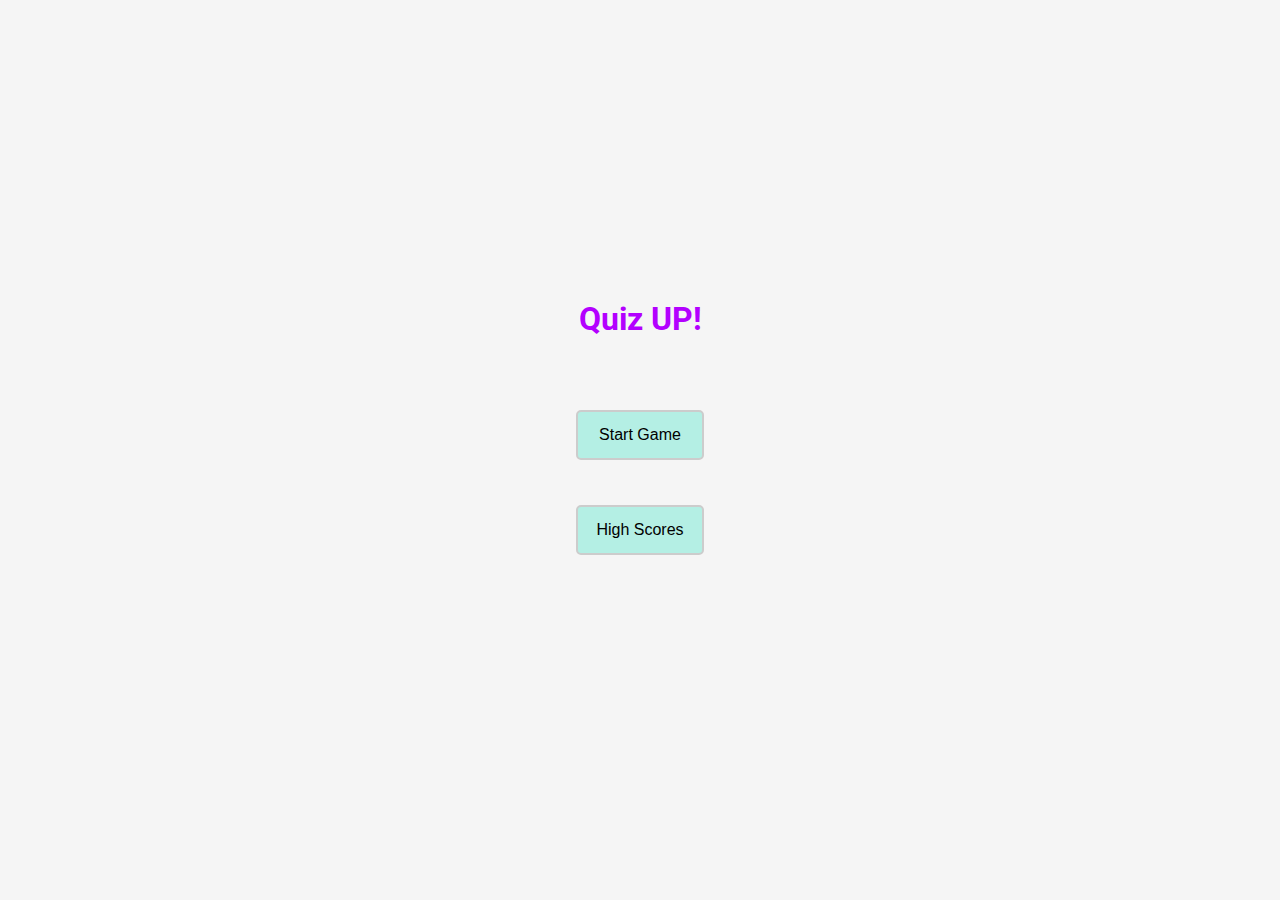
<file: index.html>
<!DOCTYPE html>
<html lang="en">
<head>
    <meta charset="UTF-8">
    <meta name="viewport" content="width=device-width, initial-scale=1.0">
    <title>Quiz-Up</title>
    <link rel="stylesheet" href="style.css">
</head>
<body>
    <div class="container">
        <div id="home" class="fCenter fColumn">
            <h1 style="margin-bottom: 8vh;">Quiz UP!</h1>
            <a href="/game.html" class="btn">Start Game</a>
            <a href="/highscores.html" class="btn">High Scores</a>
        </div>
    </div>
</body>
</html>
</file>
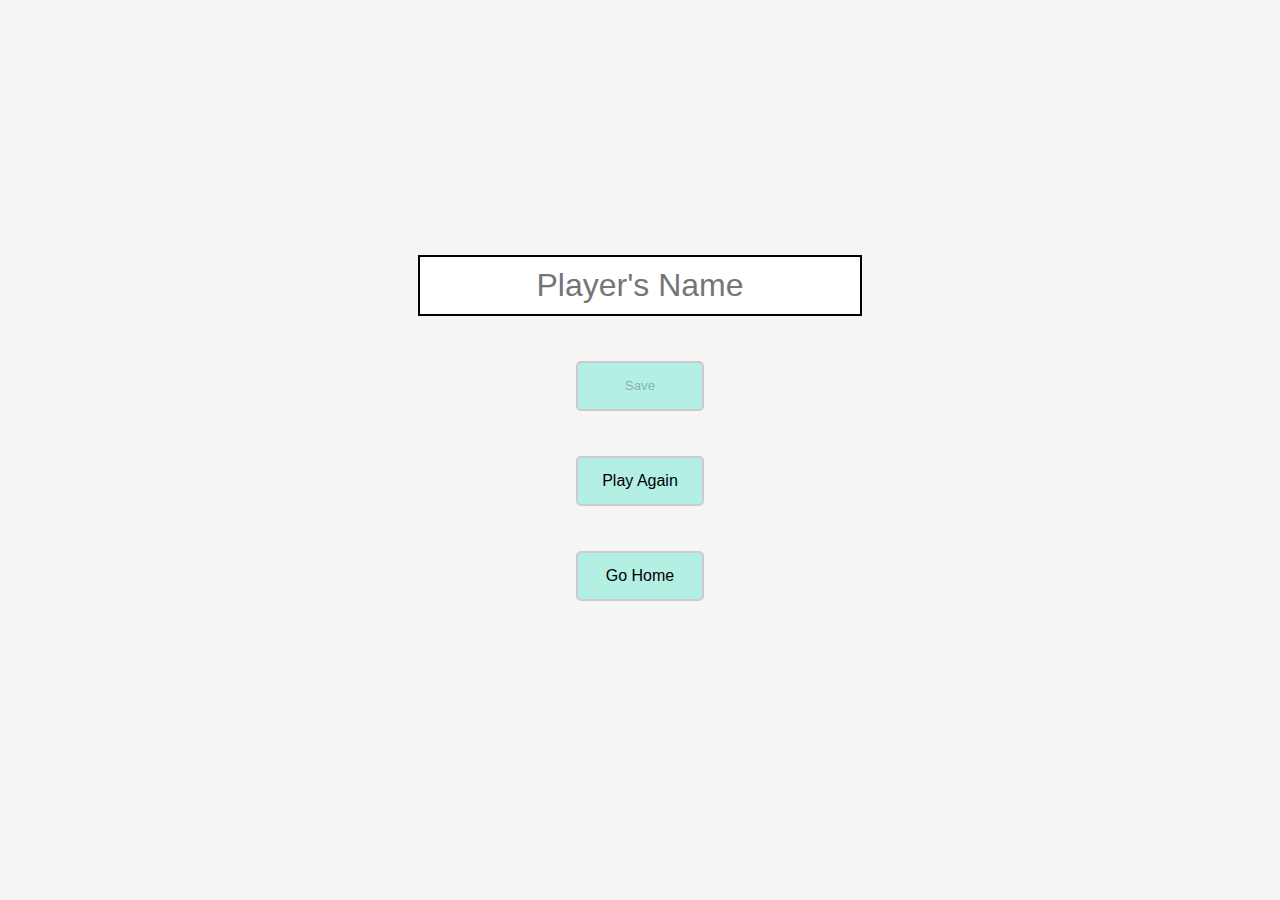
<file: end.html>
<!DOCTYPE html>
<html lang="en">
  <head>
    <meta charset="UTF-8" />
    <meta name="viewport" content="width=device-width, initial-scale=1.0" />
    <title>Score Page</title>
    <link rel="stylesheet" href="style.css" />
    <link rel="stylesheet" href="end.css" />
  </head>
  <body>
    <div class="container">
      <div id="end" class="fCenter fColumn">
        <div id="final-score">0</div>
        <form >
          <input
            type="text"
            name="username"
            id="username"
            placeholder="Player's Name"
            required
          />
        </form>
        <button
          class="btn"
          id="saveScore"
          onclick="saveHighScore(event)"
          disabled
        >
          Save
        </button>
        <a class="btn" href="/game.html">Play Again</a>
        <a class="btn" href="/">Go Home</a>
      </div>
    </div>
    <script src="end.js"></script>
  </body>
</html>
</file>
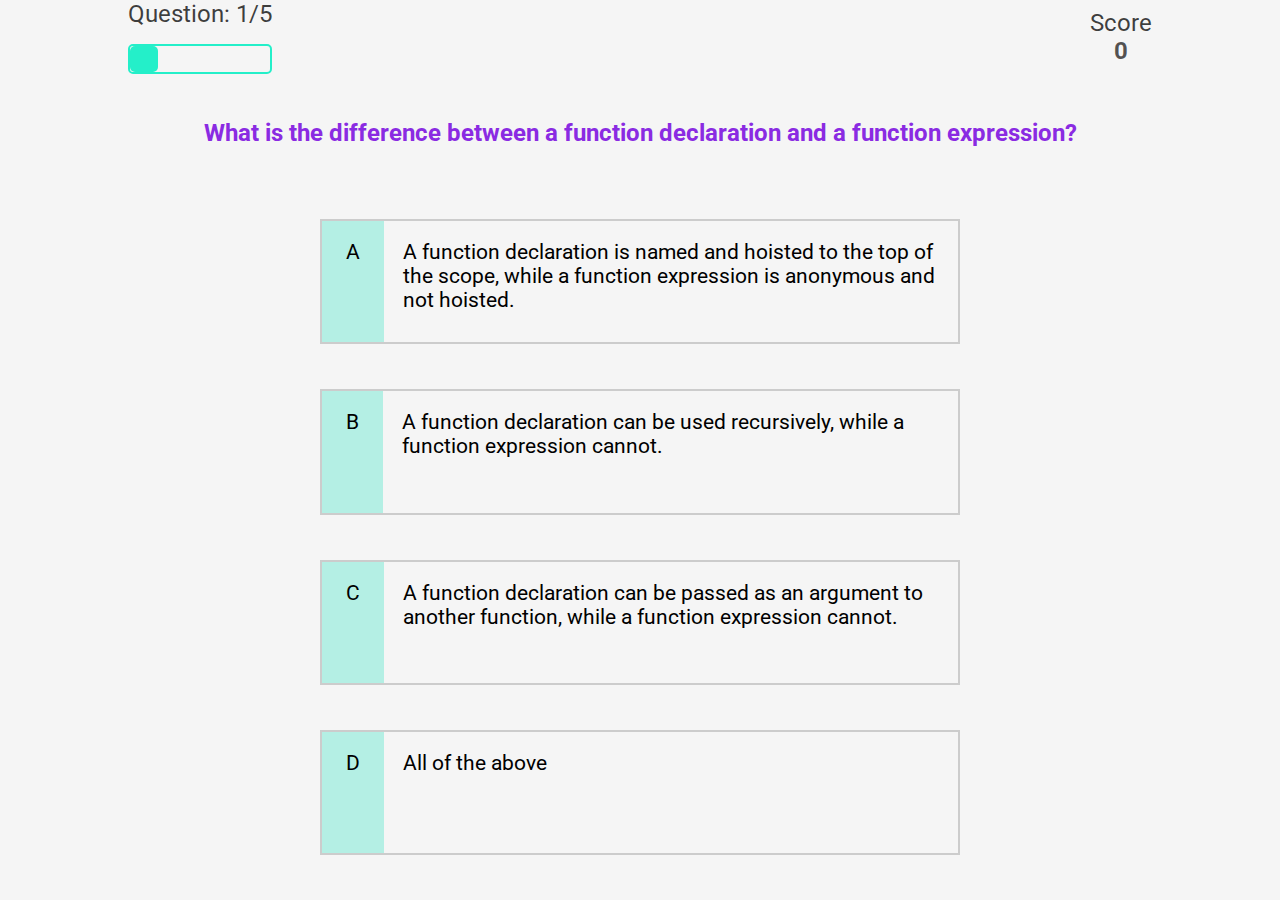
<file: game.html>
<!DOCTYPE html>
<html lang="en">
<head>
    <meta charset="UTF-8">
    <meta name="viewport" content="width=device-width, initial-scale=1.0">
    <title>Game Page</title>
    <link rel="stylesheet" href="style.css">
    <link rel="stylesheet" href="game.css">
</head>
<body>
    <div class="container">
        <div id="game" class="fCenter fColumn">
            <div id="hud">
                <div id="hud-item" class="fColumn">
                    <p class="hud-prefix" id="questionCounter">Question</p>
                    <!-- <h1 class="hud-main-text" id="questionCounter">1</h1> -->
                    <div id="progress-bar">
                        <div class="progress-bar-full"></div>
                    </div>
                </div>
                <div id="hud-item" class="fColumn">
                    <p class="hud-prefix">Score</p>
                    <h1 class="hud-main-text" id="score">0</h1>
                </div>
            </div>
            <h2 id="question">What is the answer to this question</h2>
                <div class="ch-container">
                    <p class="prefix">A</p>
                    <p class="text" data-number="1">Choice-1</p>
                </div>
                <div class="ch-container">
                    <p class="prefix">B</p>
                    <p class="text" data-number="2">Choice-2</p>
                </div>
                <div class="ch-container">
                    <p class="prefix">C</p>
                    <p class="text" data-number="3">Choice-3</p>
                </div>
                <div class="ch-container">
                    <p class="prefix">D</p>
                    <p class="text" data-number="4">Choice-4</p>
                </div>
        </div>
    </div>
    <script src="game.js"></script>
</body>
</html>
</file>
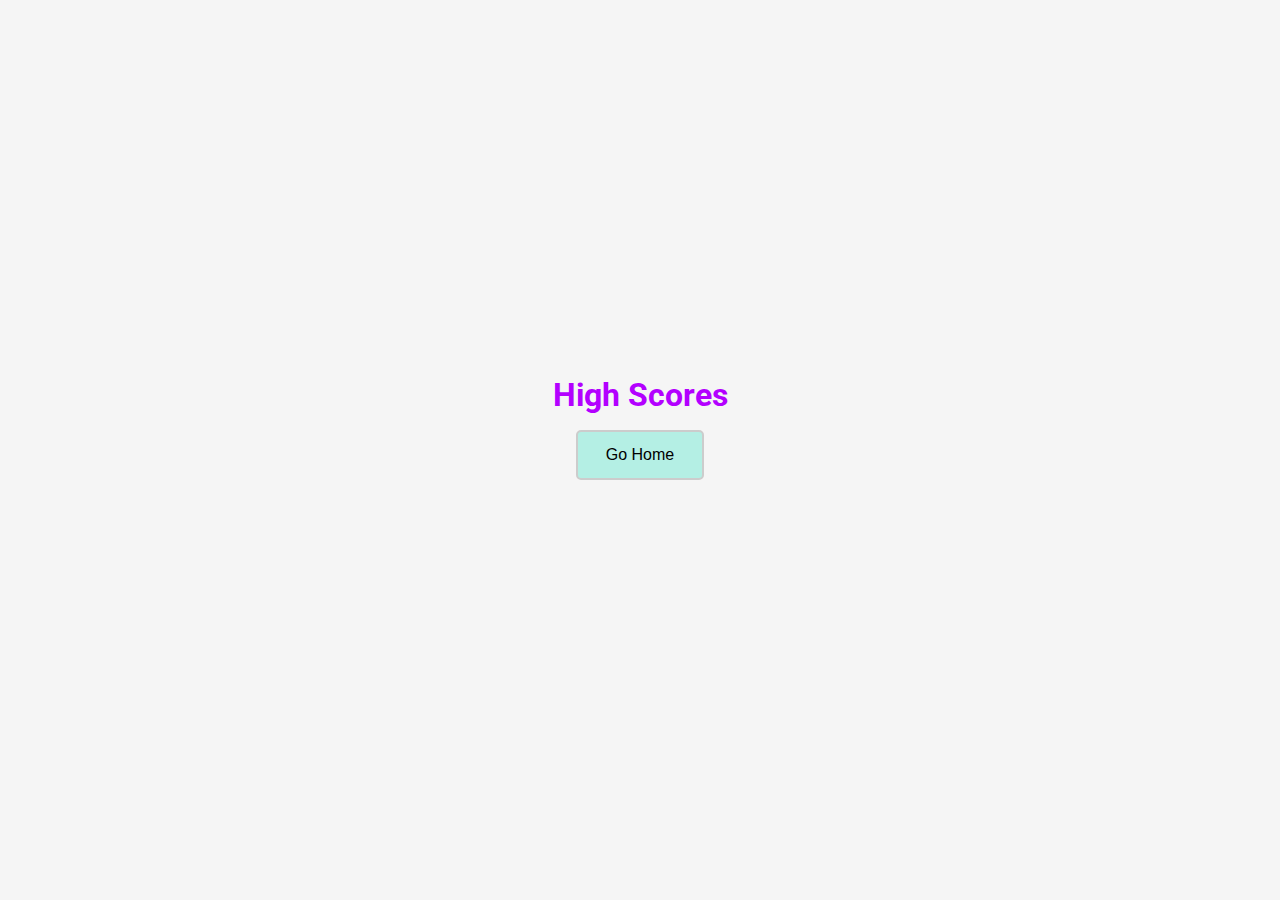
<file: highscores.html>
<!DOCTYPE html>
<html lang="en">
<head>
    <meta charset="UTF-8">
    <meta name="viewport" content="width=device-width, initial-scale=1.0">
    <title>High Score</title>
    <link rel="stylesheet" href="style.css">
    <link rel="stylesheet" href="highscores.css">
</head>
<body>
    <div class="container">
        <div id="highScores" class="fCenter fColumn">
            <h1 class="finalScore">High Scores</h1>
            <ul class="highScoresList">
            </ul>
            <a class="btn" href="/index.html">Go Home</a>
        </div>
    </div>
    <script src="highscores.js"></script>
</body>
</html>
</file>
<file: style.css>
@import url('https://fonts.googleapis.com/css2?family=Open+Sans:wght@300;400&family=Roboto:wght@400;500&display=swap');

*{
    margin: 0;
    padding: 0;
    box-sizing: border-box;
}

h1{
    font-family: 'Roboto';
    /* margin-bottom: 8vh; */
    color: #b300ff;
}

h2{
    font-family: 'Roboto';
    margin-top: 5vh;
    margin-bottom: 8vh;
    color:blueviolet;
}

h1:hover{
    transition: transform 1.5s ease-in-out;
    transform: rotate(360deg);
    cursor: pointer;
}

a{
    text-decoration: none;
    color: #000000;
}

.fCenter {
  display: flex;
  justify-content: center;
  align-items: center;
  height: 100vh;
  background-color: #f5f5f5;
}

.fColumn{
    display: flex;
    flex-direction: column;
    justify-content: center;
    align-items: center;
}

.btn{
    display: flex;
    justify-content: center;
    align-items: center;
    width: 10%;
    height: 50px;
    border-radius: 5px;
    background-color: #b4efe4;
    border: 2px solid #ccc;
    cursor: pointer;
    transition: all 0.3s ease-in-out;
    font-family:  sans-serif;
    margin-bottom: 5vh;
}

.btn:hover{
    background-color: #b300ff;
    color: #fff;
    border: 2px solid #b300ff;
    transform: scale(1.1);
}
</file>
<file: end.css>
#final-score{
    font-size: 5rem;
    color: rgba(28, 27, 27, 0.75);
}

#username{
    font-size: 2rem;
    border: 2px solid black;
    padding: 10px;
    margin-bottom: 5vh;
    text-align: center;
}
</file>
<file: game.css>
*{
  font-family: "Roboto";
}
@keyframes scale {
  0% {
    transform: scale(1);
  }
  50% {
    transform: scale(1.2);
  }
  100% {
    transform: scale(1);
  }
}

.ch-container {
  margin-bottom: 5vh;
  display: flex;
  width: 50vw;
  height: 20vh;
  border: 2px solid #ccc;
  font-size: 1.3rem;
}

.ch-container:hover {
  cursor: pointer;
  box-shadow: rgba(0, 0, 0, 0.25) 0px 54px 55px,
    rgba(0, 0, 0, 0.12) 0px -12px 30px, rgba(0, 0, 0, 0.12) 0px 4px 6px,
    rgba(0, 0, 0, 0.17) 0px 12px 13px, rgba(0, 0, 0, 0.09) 0px -3px 5px;
}

.prefix {
  padding: 1.2rem 1.5rem;
  background-color: #b4efe4;
}

.text {
  padding: 1.2rem;
  width: 100%;
}

#hud{
  display: flex;
  flex-direction: row;
  justify-content: space-between;
  width: 80%;
}

.hud-prefix{
  font-size: 1.5rem;
  color: rgba(0, 0, 0, 0.75);
}

.hud-main-text{
  font-size: 1.5rem;
  color: rgba(28, 27, 27, 0.75);
}

#progress-bar{
  margin-top: 1rem;
  width: 100%;
  height: 30px;
  border-radius: 5px;
  border: 2px solid #24efc9;
}

.progress-bar-full{
  height: 100%;
  width: 0%;
  background-color: #24efc9;
  border-radius: inherit;
  transition: width 0.25s ease-in-out;
}
</file>
<file: highscores.css>
.high-score{
    display: flex;
    flex-direction: column;
    justify-content: space-between;
    margin-bottom: 1rem;
    font-family: 'Roboto', cursive;
    font-size: 2rem; 
    color: black;
}

.finalScore{
    margin-bottom: 1rem;
}
</file>
